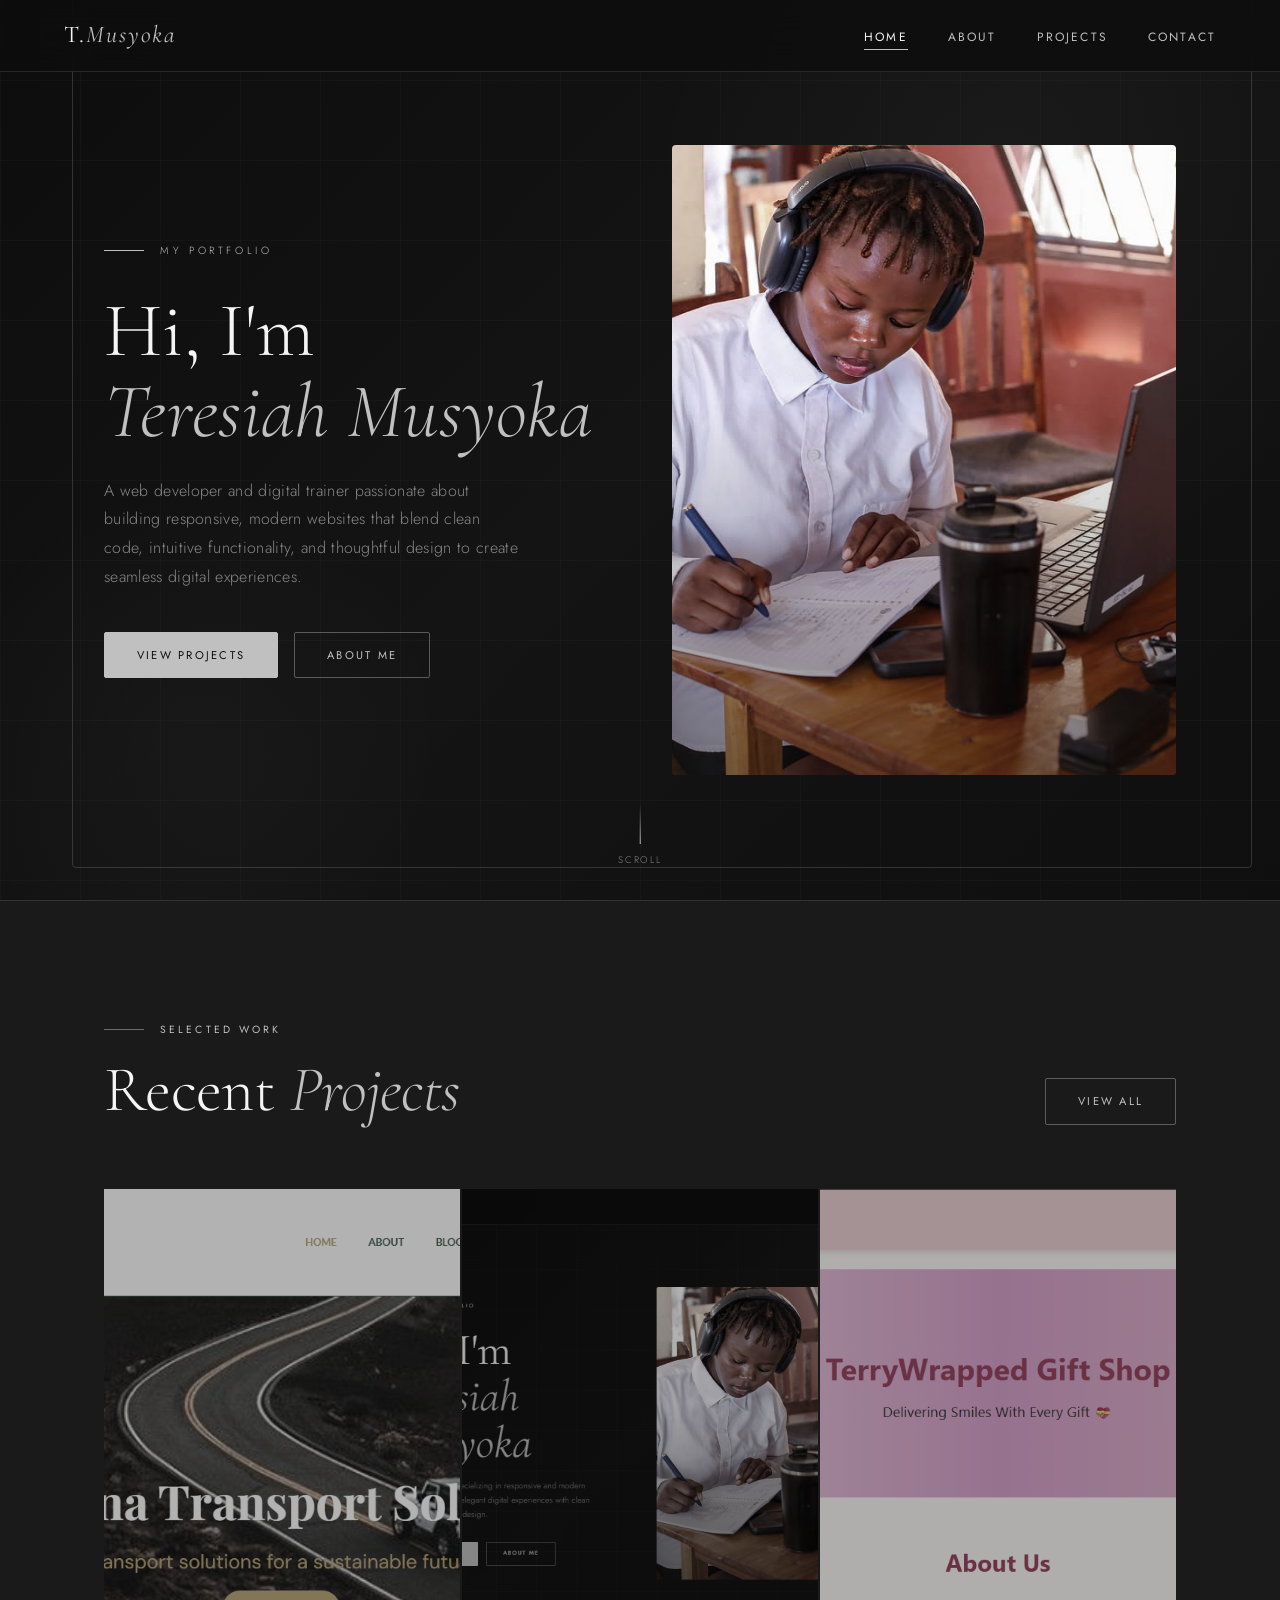
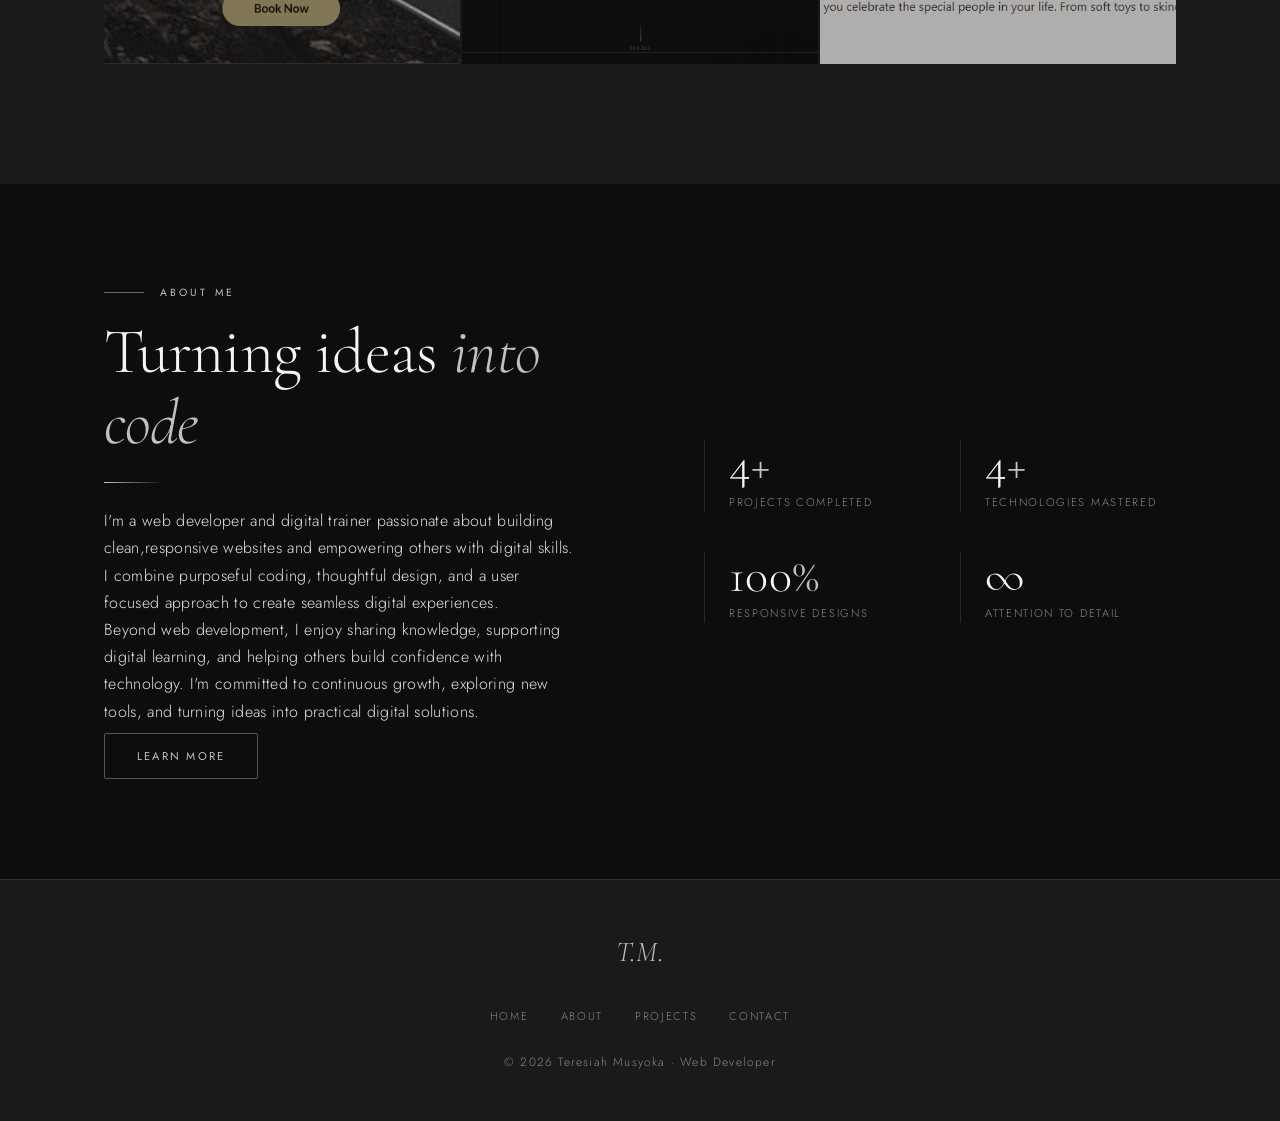
<file: index.html>
<!DOCTYPE html>
<html lang="en">
<head>
  <meta charset="UTF-8" />
  <meta name="viewport" content="width=device-width, initial-scale=1.0" />
  <title>Teresiah Musyoka — Web Developer</title>
  <link rel="stylesheet" href="style.css" />
</head>
<body>

<nav id="nav">
  <a href="index.html" class="nav-logo">T.<span>Musyoka</span></a>
  <ul class="nav-links">
    <li><a href="index.html">Home</a></li>
    <li><a href="about.html">About</a></li>
    <li><a href="projects.html">Projects</a></li>
    <li><a href="contact.html">Contact</a></li>
  </ul>
  <button class="nav-burger" id="burger" aria-label="Menu">
    <span></span><span></span><span></span>
  </button>
</nav>
<div class="nav-mobile" id="mobileNav">
  <a href="index.html">Home</a>
  <a href="about.html">About</a>
  <a href="projects.html">Projects</a>
  <a href="contact.html">Contact</a>
</div>

<!-- Hero -->
<section class="hero">
  <div class="hero-bg">
    <div class="hero-grid-lines"></div>
  </div>

  <div class="hero-inner">
    <div class="hero-content">
      <p class="hero-eyebrow">My Portfolio </p>
      <h1 class="hero-name">
        Hi, I'm<br>
        <span>Teresiah Musyoka</span>
      </h1>
      <p class="hero-desc">
A web developer and digital trainer passionate about building responsive, modern websites that blend clean code, intuitive functionality, and thoughtful design to create seamless digital experiences.      </p>
      <div class="hero-cta">
        <a href="projects.html" class="btn btn-primary">View Projects</a>
        <a href="about.html" class="btn btn-outline">About Me</a>
      </div>
    </div>

    <div class="hero-image-side">
      <div class="hero-img-frame">
       <img src="./images/T.png" alt="Teresiah Musyoka" />
          <svg width="48" height="48" fill="none" stroke="currentColor" stroke-width="1" viewBox="0 0 24 24">
            <circle cx="12" cy="8" r="4"/><path d="M4 20c0-4 3.6-7 8-7s8 3 8 7"/>
          </svg>
        </div>
      </div>
      <div class="hero-img-border"></div>
    </div>
  </div>

  <div class="hero-scroll">
    <div class="scroll-line"></div>
    <span>Scroll</span>
  </div>
</section>

<section class="featured">
  <div class="container">
    <div class="featured-header fade-in">
      <div>
        <p class="section-label">Selected Work</p>
        <h2 class="section-title">Recent <em>Projects</em></h2>
      </div>
      <a href="projects.html" class="btn btn-outline">View All</a>
    </div>

    <div class="featured-grid">
      <div class="featured-card fade-in">
      <div style="width:100%;aspect-ratio:3/4;overflow:hidden;">
       <img src="./images/woo.png" alt="E-Commerce Platform" 
         style="width:100%;height:100%;object-fit:cover;display:block;" />
  </div>
  <div class="featured-card-info">
    <h3>E-Commerce Platform</h3>
    <p>WordPress</p>
  </div>
</div>
      <div class="featured-card fade-in">
      <div style="width:100%;aspect-ratio:3/4;overflow:hidden;">
       <img src="./images/port.png" alt="personal portfolio" 
         style="width:100%;height:100%;object-fit:cover;display:block;" />
  </div>
  <div class="featured-card-info">
          <h3>Personal Portfolio </h3>
          <p>HTML · CSS · JS</p>
        </div>
      </div>
     <div class="featured-card fade-in">
      <div style="width:100%;aspect-ratio:3/4;overflow:hidden;">
       <img src="./images/gift.png" alt="Business Website" 
         style="width:100%;height:100%;object-fit:cover;display:block;" />
  </div>
  <div class="featured-card-info">
          <h3>Business Website</h3>
          <p>HTML · CSS </p>
        </div>
      </div>
    </div>
  </div>
</section>

<!-- Brief / Stats -->
<section class="brief">
  <div class="container">
    <div class="brief-inner">
      <div class="fade-in">
        <p class="section-label">About Me</p>
        <h2 class="section-title">Turning ideas <em>into code</em></h2>
        <div class="divider"></div>
        <p>I'm a web developer and digital trainer passionate about building clean,responsive websites and empowering others with digital skills. I combine purposeful coding, thoughtful design, and a user focused approach to create seamless digital experiences.</p>
        <p>Beyond web development, I enjoy sharing knowledge, supporting digital learning, and helping others build confidence with technology. I'm committed to continuous growth, exploring new tools, and turning ideas into practical digital solutions.</p>
        <a href="about.html" class="btn btn-outline" style="margin-top:0.5rem">Learn More</a>
      </div>
      <div class="brief-stats fade-in delay-2">
        <div class="stat">
          <div class="stat-number">4<span>+</span></div>
          <div class="stat-label">Projects completed</div>
        </div>
        <div class="stat">
          <div class="stat-number">4<span>+</span></div>
          <div class="stat-label">Technologies mastered</div>
        </div>
        <div class="stat">
          <div class="stat-number">100<span>%</span></div>
          <div class="stat-label">Responsive designs</div>
        </div>
        <div class="stat">
          <div class="stat-number">∞</div>
          <div class="stat-label">Attention to detail</div>
        </div>
      </div>
    </div>
  </div>
</section>

<!-- Footer -->
<footer>
  <div class="footer-inner">
    <div class="logo">T.M.</div>
    <ul class="footer-links">
      <li><a href="index.html">Home</a></li>
      <li><a href="about.html">About</a></li>
      <li><a href="projects.html">Projects</a></li>
      <li><a href="contact.html">Contact</a></li>
    </ul>
    <p>&copy; 2026 Teresiah Musyoka · Web Developer</p>
  </div>
</footer>

<script src="script.js"></script>
</body>
</html>
</file>
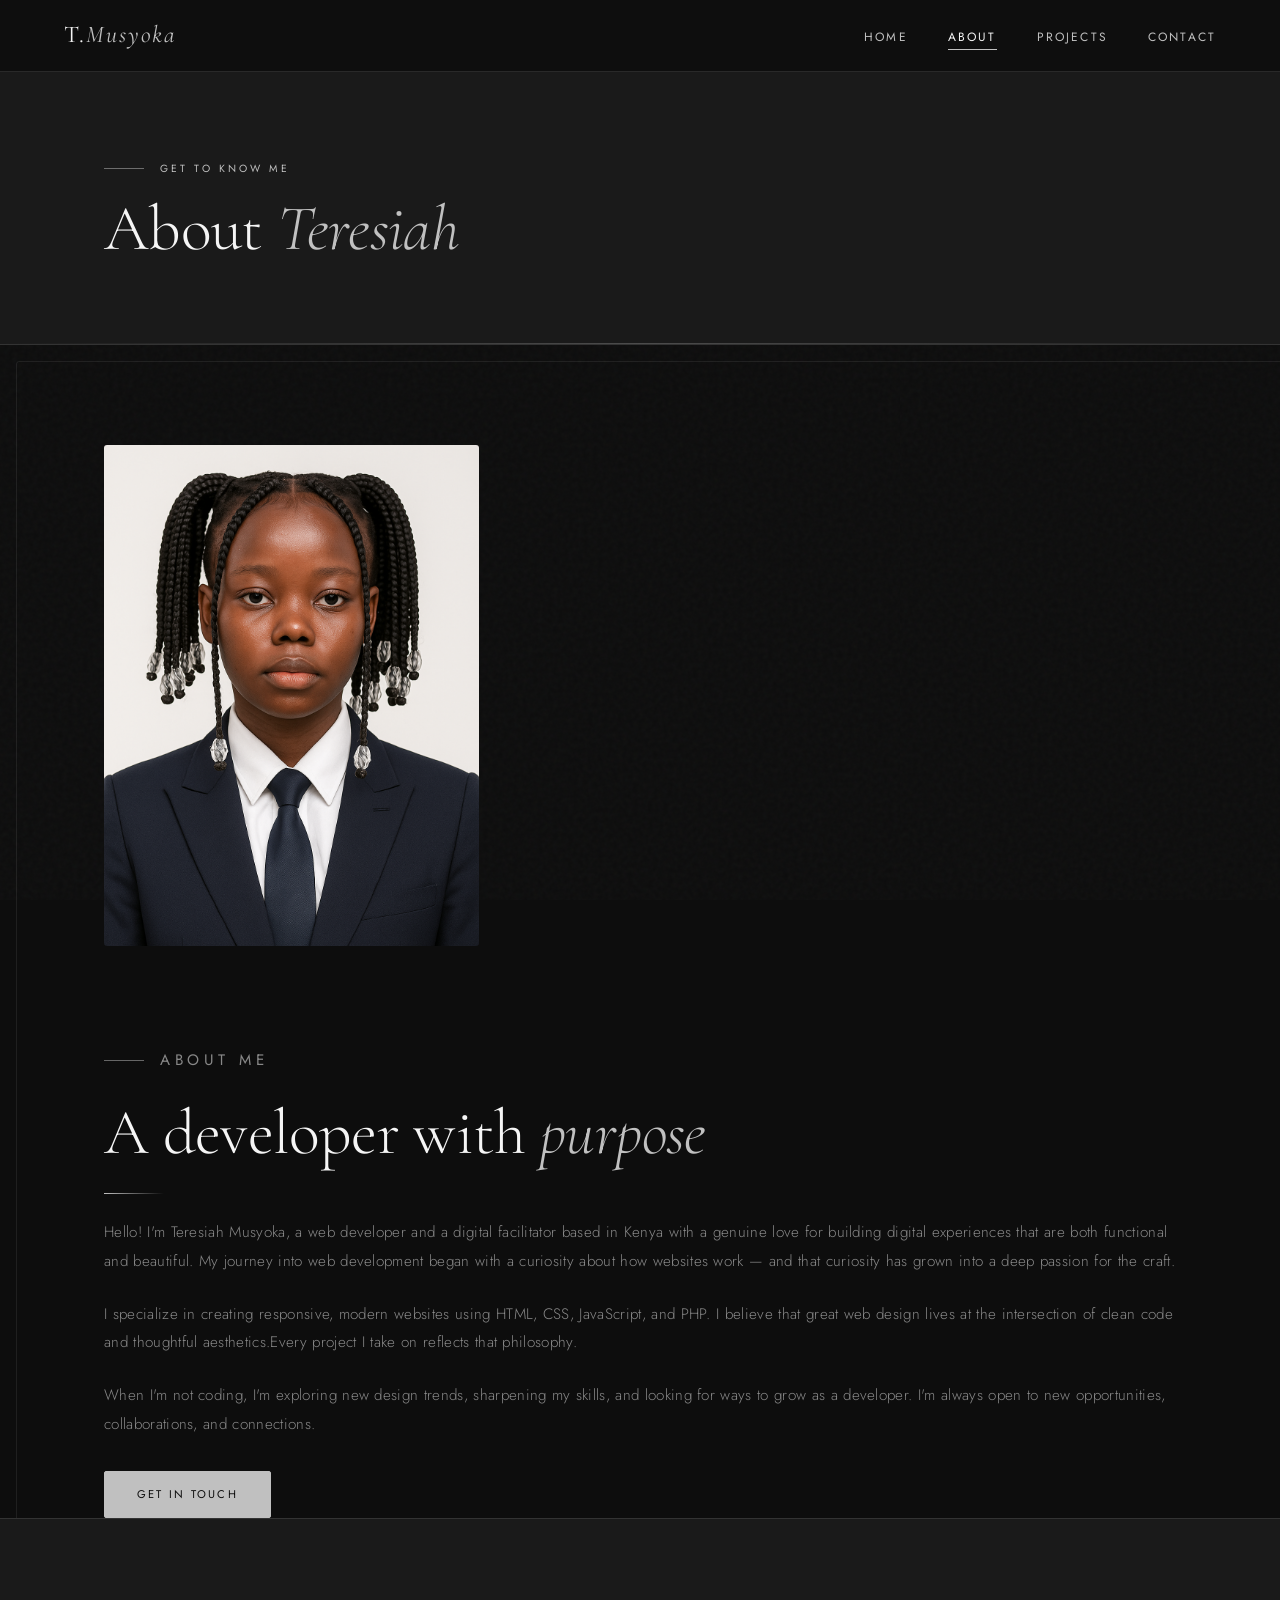
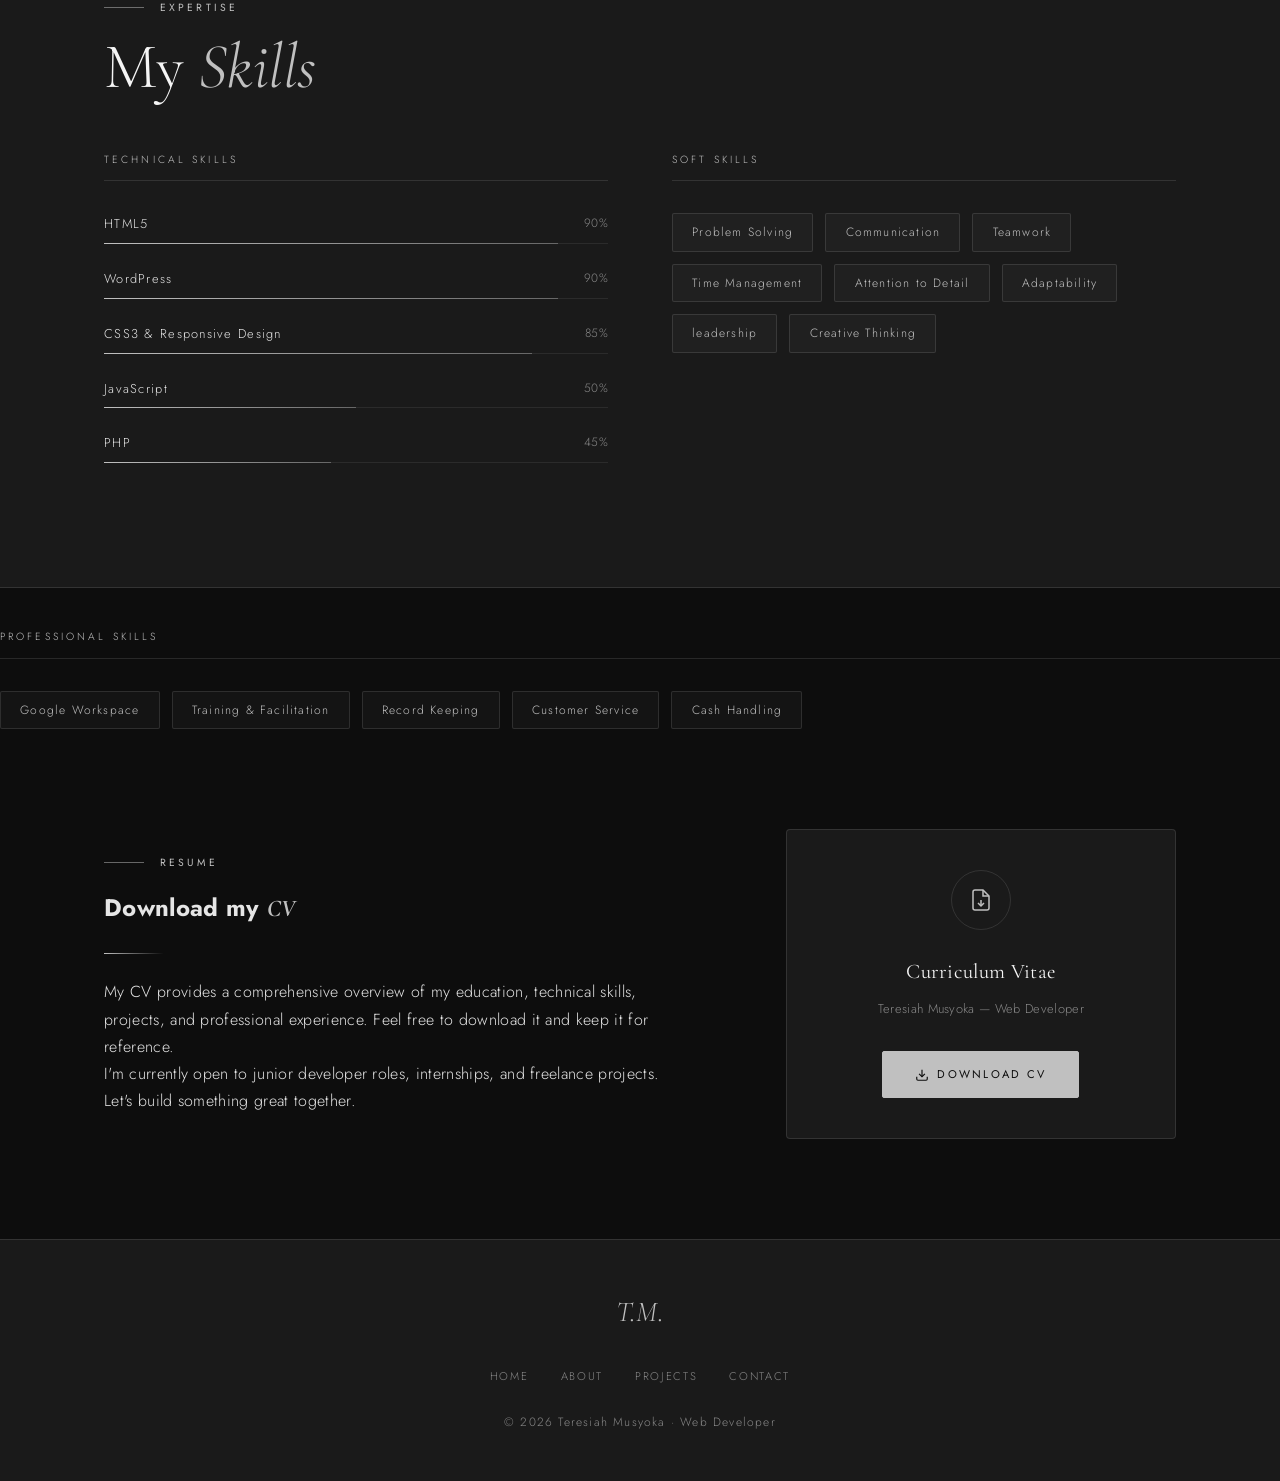
<file: about.html>
<!DOCTYPE html>
<html lang="en">
<head>
  <meta charset="UTF-8" />
  <meta name="viewport" content="width=device-width, initial-scale=1.0" />
  <title>About — Teresiah Musyoka</title>
  <link rel="stylesheet" href="style.css" />
</head>
<body>

<!-- Navigation -->
<nav id="nav">
  <a href="index.html" class="nav-logo">T.<span>Musyoka</span></a>
  <ul class="nav-links">
    <li><a href="index.html">Home</a></li>
    <li><a href="about.html">About</a></li>
    <li><a href="projects.html">Projects</a></li>
    <li><a href="contact.html">Contact</a></li>
  </ul>
  <button class="nav-burger" id="burger" aria-label="Menu">
    <span></span><span></span><span></span>
  </button>
</nav>
<div class="nav-mobile" id="mobileNav">
  <a href="index.html">Home</a>
  <a href="about.html">About</a>
  <a href="projects.html">Projects</a>
  <a href="contact.html">Contact</a>
</div>

<!-- Page Hero -->
<div class="page-hero">
  <div class="page-hero-inner">
    <p class="section-label">Get to know me</p>
    <h1 class="section-title">About <em>Teresiah</em></h1>
  </div>
</div>

<!-- About Me -->
<section>
  <div class="container">
    <div class="about-grid">
      <div class="about-image-wrap fade-in">
        <div class="about-img">
          <img src="./images/Terry.png" alt="Teresiah Musyoka" style="width:100%;height:100%;object-fit:cover;" />
            <svg width="64" height="64" fill="none" stroke="currentColor" stroke-width="0.8" viewBox="0 0 24 24">
              <circle cx="12" cy="8" r="4"/><path d="M4 20c0-4 3.6-7 8-7s8 3 8 7"/>
            </svg>
            <p style="font-size:0.7rem;letter-spacing:0.1em;text-transform:uppercase;margin-top:0.5rem">Your Photo</p>
          </div>
        </div>
        <div class="about-img-border"></div>
      </div>

      <div class="about-text fade-in delay-2">
        <p class="section-label">About Me</p>
        <h2 class="section-title" style="margin-bottom:1rem">A developer with <em>purpose</em></h2>
        <div class="divider"></div>
        <p>Hello! I'm Teresiah Musyoka, a web developer and a digital facilitator based in Kenya with a genuine love for building digital experiences that are both functional and beautiful. My journey into web development began with a curiosity about how websites work — and that curiosity has grown into a deep passion for the craft.</p>
        <p>I specialize in creating responsive, modern websites using HTML, CSS, JavaScript, and PHP. I believe that great web design lives at the intersection of clean code and thoughtful aesthetics.Every project I take on reflects that philosophy.</p>
        <p>When I'm not coding, I'm exploring new design trends, sharpening my skills, and looking for ways to grow as a developer. I'm always open to new opportunities, collaborations, and connections.</p>
        <a href="contact.html" class="btn btn-primary" style="margin-top:0.5rem">Get in Touch</a>
      </div>
    </div>
  </div>
</section>

<!-- Skills -->
<section class="skills-section">
  <div class="container">
    <div class="fade-in">
      <p class="section-label">Expertise</p>
      <h2 class="section-title">My <em>Skills</em></h2>
    </div>

    <div class="skills-grid">
      <!-- Technical -->
      <div class="fade-in delay-1">
        <p class="skills-group-title">Technical Skills</p>

        <div class="skill-item">
          <div class="skill-header">
            <span class="skill-name">HTML5</span>
            <span class="skill-pct">90%</span>
          </div>
          <div class="skill-bar">
            <div class="skill-bar-fill" style="--width:90%"></div>
          </div>
        </div>
<div class="skill-item">
          <div class="skill-header">
            <span class="skill-name">WordPress</span>
            <span class="skill-pct">90%</span>
          </div>
          <div class="skill-bar">
            <div class="skill-bar-fill" style="--width:90%"></div>
          </div>
  
        </div>
        <div class="skill-item">
          <div class="skill-header">
            <span class="skill-name">CSS3 &amp; Responsive Design</span>
            <span class="skill-pct">85%</span>
          </div>
          <div class="skill-bar">
            <div class="skill-bar-fill" style="--width:85%"></div>
          </div>
        </div>

        <div class="skill-item">
          <div class="skill-header">
            <span class="skill-name">JavaScript</span>
            <span class="skill-pct">50%</span>
          </div>
          <div class="skill-bar">
            <div class="skill-bar-fill" style="--width:50%"></div>
          </div>
        </div>

        <div class="skill-item">
          <div class="skill-header">
            <span class="skill-name">PHP</span>
            <span class="skill-pct">45%</span>
          </div>
          <div class="skill-bar">
            <div class="skill-bar-fill" style="--width:45%"></div>
          </div>
        </div>
      </div>

      <!-- Soft Skills -->
      <div class="fade-in delay-2">
        <p class="skills-group-title">Soft Skills</p>
        <div class="soft-skills">
          <span class="soft-skill-pill">Problem Solving</span>
          <span class="soft-skill-pill">Communication</span>
          <span class="soft-skill-pill">Teamwork</span>
          <span class="soft-skill-pill">Time Management</span>
          <span class="soft-skill-pill">Attention to Detail</span>
          <span class="soft-skill-pill">Adaptability</span>
          <span class="soft-skill-pill">leadership</span>
           <span class="soft-skill-pill">Creative Thinking</span>
        </div>
      </div>
    </div>
  </div>
</section>

  <!-- Professional Skills -->
<div class="fade-in delay-2" style="grid-column:1/-1;margin-top:2.5rem">
  <p class="skills-group-title">Professional Skills</p>
  <div class="soft-skills">
    <span class="soft-skill-pill">Google Workspace</span>
    <span class="soft-skill-pill">Training &amp; Facilitation</span>
    <span class="soft-skill-pill">Record Keeping</span>
    <span class="soft-skill-pill">Customer Service</span>
    <span class="soft-skill-pill">Cash Handling</span>
  </div>
</div>

<!-- CV Section -->
<section class="cv-section">
  <div class="container">
    <div class="cv-inner">
      <div class="fade-in">
        <p class="section-label">Resume</p>
        <h2>Download my <em style="font-family:var(--font-display);font-style:italic;color:var(--silver)">CV</em></h2>
        <div class="divider"></div>
        <p>My CV provides a comprehensive overview of my education, technical skills, projects, and professional experience. Feel free to download it and keep it for reference.</p>
        <p>I'm currently open to junior developer roles, internships, and freelance projects. Let's build something great together.</p>
      </div>

      <div class="fade-in delay-2">
        <div class="cv-card">
          <div class="cv-icon">
            <svg width="24" height="24" fill="none" stroke="currentColor" stroke-width="1.5" viewBox="0 0 24 24">
              <path d="M14 2H6a2 2 0 00-2 2v16a2 2 0 002 2h12a2 2 0 002-2V8z"/>
              <polyline points="14 2 14 8 20 8"/>
              <line x1="12" y1="18" x2="12" y2="12"/>
              <polyline points="9 15 12 18 15 15"/>
            </svg>
          </div>
          <h3>Curriculum Vitae</h3>
          <p>Teresiah Musyoka — Web Developer</p>
          <a href="/CV/CV.pdf" download class="btn btn-primary" style="display:inline-flex;margin-top:0.5rem">
            <svg width="14" height="14" fill="none" stroke="currentColor" stroke-width="2" viewBox="0 0 24 24" style="flex-shrink:0">
              <path d="M21 15v4a2 2 0 01-2 2H5a2 2 0 01-2-2v-4"/>
              <polyline points="7 10 12 15 17 10"/>
              <line x1="12" y1="15" x2="12" y2="3"/>
            </svg>
            Download CV
          </a>
        </div>
      </div>
    </div>
  </div>
</section>

<!-- Footer -->
<footer>
  <div class="footer-inner">
    <div class="logo">T.M.</div>
    <ul class="footer-links">
      <li><a href="index.html">Home</a></li>
      <li><a href="about.html">About</a></li>
      <li><a href="projects.html">Projects</a></li>
      <li><a href="contact.html">Contact</a></li>
    </ul>
    <p>&copy; 2026 Teresiah Musyoka · Web Developer</p>
  </div>
</footer>

<script src="script.js"></script>
</body>
</html>
</file>
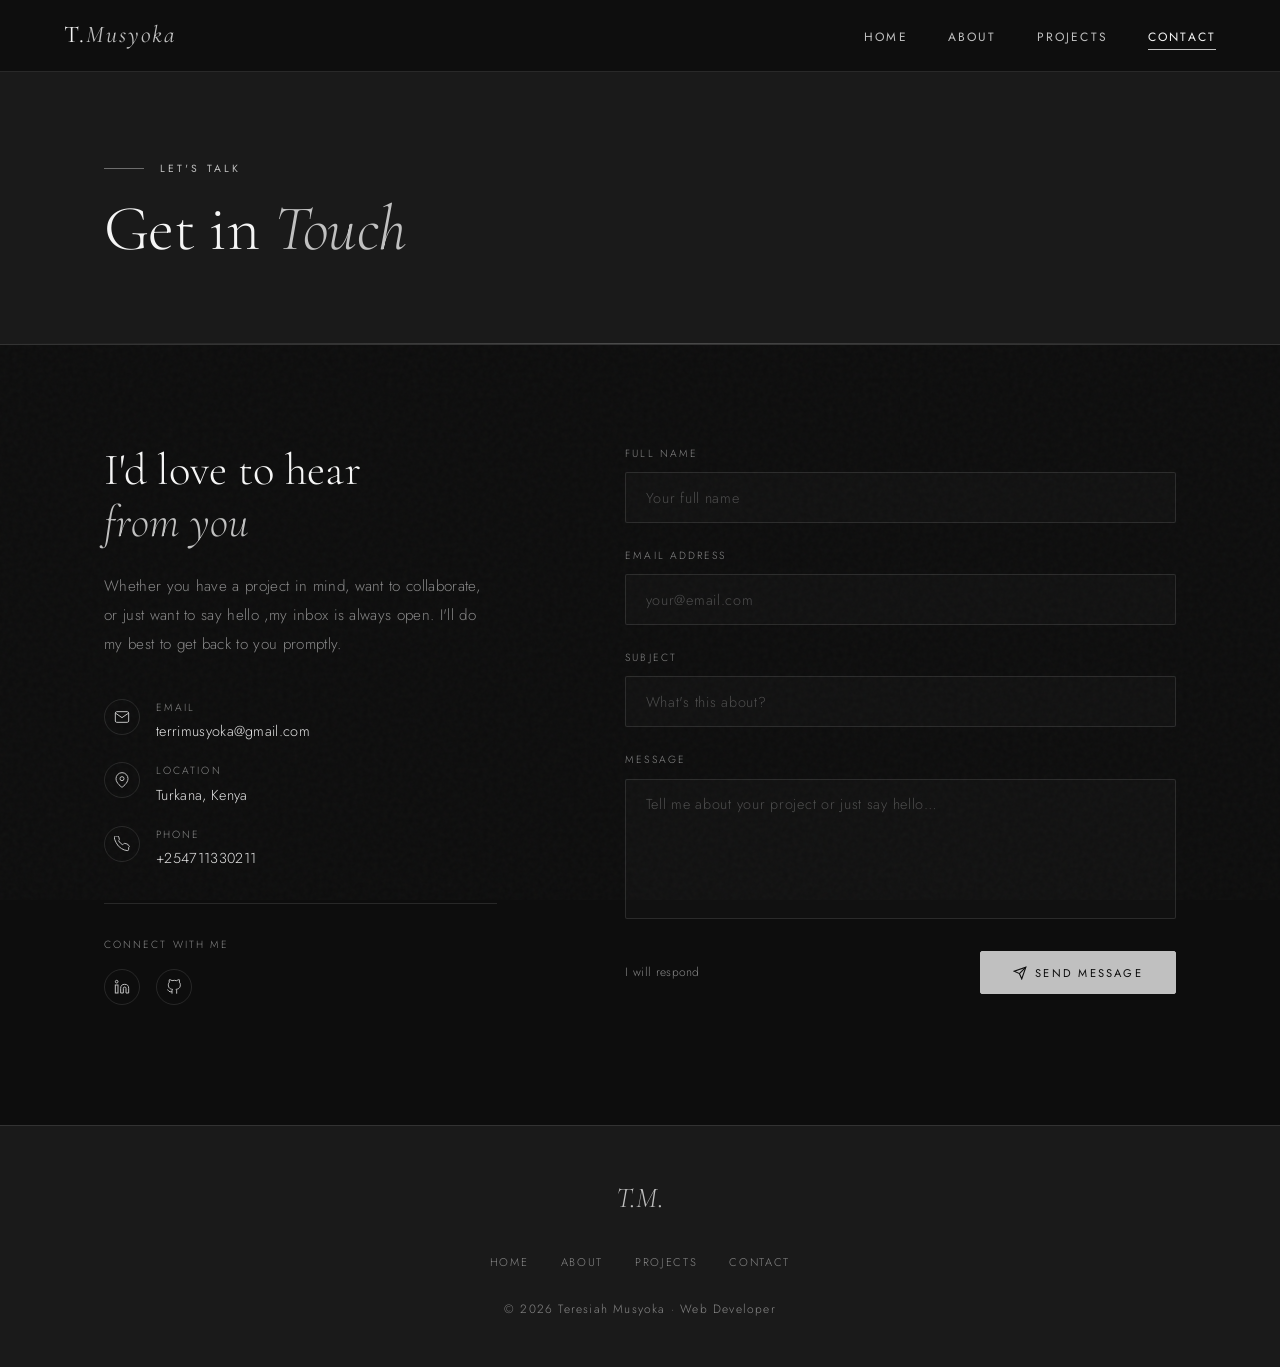
<file: contact.html>
<!DOCTYPE html>
<html lang="en">
<head>
  <meta charset="UTF-8" />
  <meta name="viewport" content="width=device-width, initial-scale=1.0" />
  <title>Contact — Teresiah Musyoka</title>
  <link rel="stylesheet" href="style.css" />
</head>
<body>

<!-- Navigation -->
<nav id="nav">
  <a href="index.html" class="nav-logo">T.<span>Musyoka</span></a>
  <ul class="nav-links">
    <li><a href="index.html">Home</a></li>
    <li><a href="about.html">About</a></li>
    <li><a href="projects.html">Projects</a></li>
    <li><a href="contact.html">Contact</a></li>
  </ul>
  <button class="nav-burger" id="burger" aria-label="Menu">
    <span></span><span></span><span></span>
  </button>
</nav>
<div class="nav-mobile" id="mobileNav">
  <a href="index.html">Home</a>
  <a href="about.html">About</a>
  <a href="projects.html">Projects</a>
  <a href="contact.html">Contact</a>
</div>

<!-- Page Hero -->
<div class="page-hero">
  <div class="page-hero-inner">
    <p class="section-label">Let's talk</p>
    <h1 class="section-title">Get in <em>Touch</em></h1>
  </div>
</div>

<!-- Contact -->
<section class="contact-section">
  <div class="container">
    <div class="contact-grid">

      <!-- Info Side -->
      <div class="fade-in">
        <h2 class="contact-info" style="font-family:var(--font-display);font-size:clamp(1.8rem,3.5vw,2.8rem);font-weight:300;color:var(--white);line-height:1.15;margin-bottom:1.5rem">
          I'd love to hear<br><em style="font-style:italic;color:var(--silver)">from you</em>
        </h2>
        <p style="color:var(--dim);line-height:1.9;margin-bottom:2.5rem;font-size:0.95rem">Whether you have a project in mind, want to collaborate, or just want to say hello ,my inbox is always open. I'll do my best to get back to you promptly.</p>

        <div class="contact-details">
          <div class="contact-detail">
            <div class="contact-detail-icon">
              <svg width="16" height="16" fill="none" stroke="currentColor" stroke-width="1.5" viewBox="0 0 24 24">
                <path d="M4 4h16c1.1 0 2 .9 2 2v12c0 1.1-.9 2-2 2H4c-1.1 0-2-.9-2-2V6c0-1.1.9-2 2-2z"/>
                <polyline points="22,6 12,13 2,6"/>
              </svg>
            </div>
            <div class="contact-detail-text">
              <span class="contact-detail-label">Email</span>
              <a href="terrimusyoka@gmail.com" class="contact-detail-value" style="transition:color 0.3s" onmouseover="this.style.color='var(--silver)'" onmouseout="this.style.color=''">terrimusyoka@gmail.com</a>
            </div>
          </div>

          <div class="contact-detail">
            <div class="contact-detail-icon">
              <svg width="16" height="16" fill="none" stroke="currentColor" stroke-width="1.5" viewBox="0 0 24 24">
                <path d="M21 10c0 7-9 13-9 13s-9-6-9-13a9 9 0 0118 0z"/>
                <circle cx="12" cy="10" r="3"/>
              </svg>
            </div>
            <div class="contact-detail-text">
              <span class="contact-detail-label">Location</span>
              <span class="contact-detail-value">Turkana, Kenya</span>
            </div>
          </div>

          <div class="contact-detail">
            <div class="contact-detail-icon">
              <svg width="16" height="16" fill="none" stroke="currentColor" stroke-width="1.5" viewBox="0 0 24 24">
                <path d="M22 16.92v3a2 2 0 01-2.18 2 19.79 19.79 0 01-8.63-3.07A19.5 19.5 0 013.07 9.63 19.79 19.79 0 01.18 1 2 2 0 012.18 0h3a2 2 0 012 1.72c.127.96.361 1.903.7 2.81a2 2 0 01-.45 2.11L6.91 7.15a16 16 0 006 6l1.52-1.52a2 2 0 012.11-.45c.907.339 1.85.573 2.81.7A2 2 0 0121 14h1a2 2 0 011 1.92z"/>
              </svg>
            </div>
            <div class="contact-detail-text">
              <span class="contact-detail-label">Phone</span>
              <span class="contact-detail-value">+254711330211</span>
            </div>
          </div>
        </div>

        <div style="margin-top:2rem;padding-top:2rem;border-top:1px solid var(--border)">
          <p style="font-size:0.65rem;letter-spacing:0.2em;text-transform:uppercase;color:var(--dim);margin-bottom:1rem">Connect with me</p>
          <div style="display:flex;gap:1rem">
            <a href="https://www.linkedin.com/in/teresiah-musyoka-744bb53b6/" class="contact-detail-icon" style="transition:all 0.3s;text-decoration:none" aria-label="LinkedIn"
               onmouseover="this.style.borderColor='var(--silver)';this.style.color='var(--white)'"
               onmouseout="this.style.borderColor='';this.style.color=''">
              <svg width="16" height="16" fill="none" stroke="currentColor" stroke-width="1.5" viewBox="0 0 24 24">
                <path d="M16 8a6 6 0 016 6v7h-4v-7a2 2 0 00-2-2 2 2 0 00-2 2v7h-4v-7a6 6 0 016-6z"/>
                <rect x="2" y="9" width="4" height="12"/><circle cx="4" cy="4" r="2"/>
              </svg>
            </a>
            <a href="https://github.com/Terri-blet" class="contact-detail-icon" style="transition:all 0.3s;text-decoration:none" aria-label="GitHub"
               onmouseover="this.style.borderColor='var(--silver)';this.style.color='var(--white)'"
               onmouseout="this.style.borderColor='';this.style.color=''">
              <svg width="16" height="16" fill="none" stroke="currentColor" stroke-width="1.5" viewBox="0 0 24 24">
                <path d="M9 19c-5 1.5-5-2.5-7-3m14 6v-3.87a3.37 3.37 0 00-.94-2.61c3.14-.35 6.44-1.54 6.44-7A5.44 5.44 0 0020 4.77 5.07 5.07 0 0019.91 1S18.73.65 16 2.48a13.38 13.38 0 00-7 0C6.27.65 5.09 1 5.09 1A5.07 5.07 0 005 4.77a5.44 5.44 0 00-1.5 3.78c0 5.42 3.3 6.61 6.44 7A3.37 3.37 0 009 18.13V22"/>
              </svg>
            </a>
          </div>
        </div>
      </div>

      <!-- Form Side -->
      <div class="fade-in delay-2">
        <form class="contact-form" id="contactForm" novalidate>
          <div class="form-group">
            <label for="name">Full Name</label>
            <input type="text" id="name" name="name" placeholder="Your full name" required />
          </div>
          <div class="form-group">
            <label for="email">Email Address</label>
            <input type="email" id="email" name="email" placeholder="your@email.com" required />
          </div>
          <div class="form-group">
            <label for="subject">Subject</label>
            <input type="text" id="subject" name="subject" placeholder="What's this about?" />
          </div>
          <div class="form-group">
            <label for="message">Message</label>
            <textarea id="message" name="message" placeholder="Tell me about your project or just say hello…" required></textarea>
          </div>
          <div class="form-submit-row">
            <p class="form-note">I will respond </p>
            <button type="submit" class="btn btn-primary">
              <svg width="14" height="14" fill="none" stroke="currentColor" stroke-width="2" viewBox="0 0 24 24">
                <line x1="22" y1="2" x2="11" y2="13"/>
                <polygon points="22 2 15 22 11 13 2 9 22 2"/>
              </svg>
              Send Message
            </button>
          </div>
        </form>

        <div class="form-success" id="formSuccess">
          ✦ &nbsp; Thank you for reaching out! I'll get back to you shortly.
        </div>
      </div>

    </div>
  </div>
</section>

<!-- Footer -->
<footer>
  <div class="footer-inner">
    <div class="logo">T.M.</div>
    <ul class="footer-links">
      <li><a href="index.html">Home</a></li>
      <li><a href="about.html">About</a></li>
      <li><a href="projects.html">Projects</a></li>
      <li><a href="contact.html">Contact</a></li>
    </ul>
    <p>&copy; 2026 Teresiah Musyoka · Web Developer</p>
  </div>
</footer>

<script src="script.js"></script>
</body>
</html>
</file>
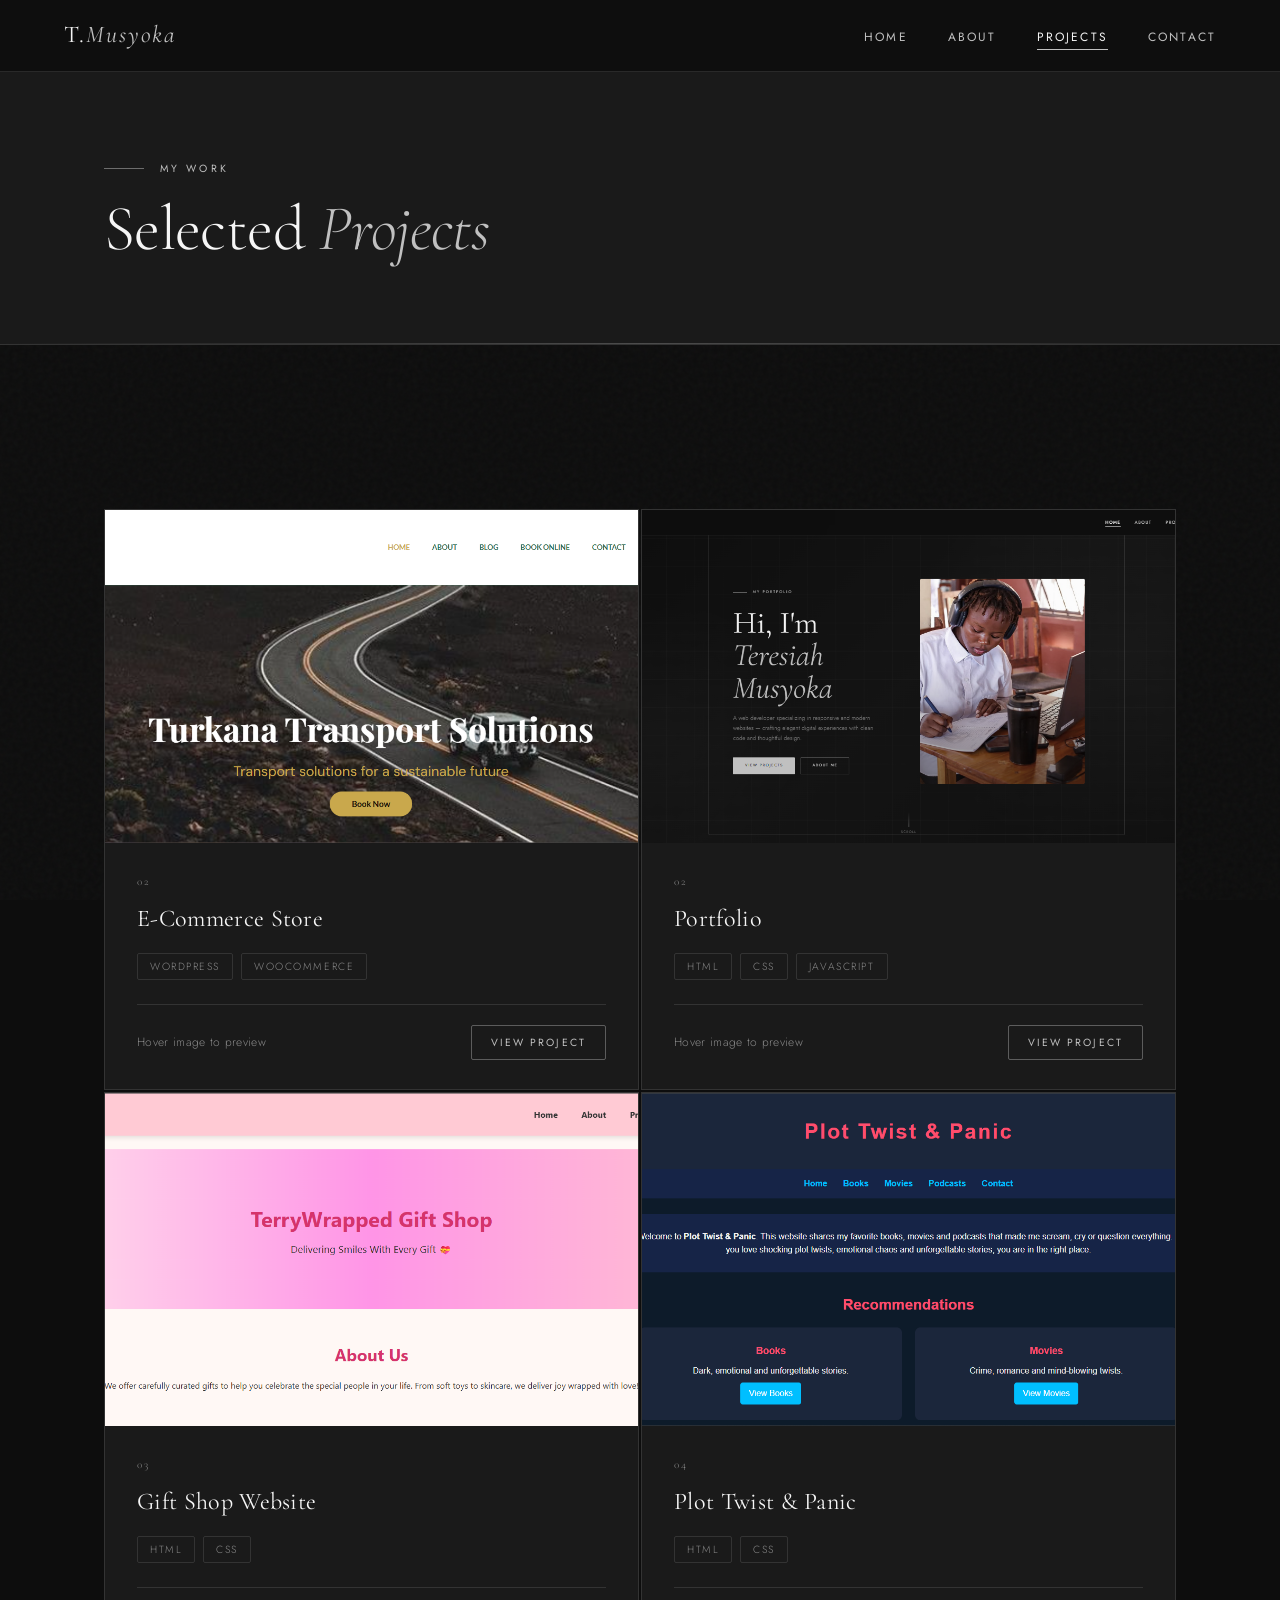
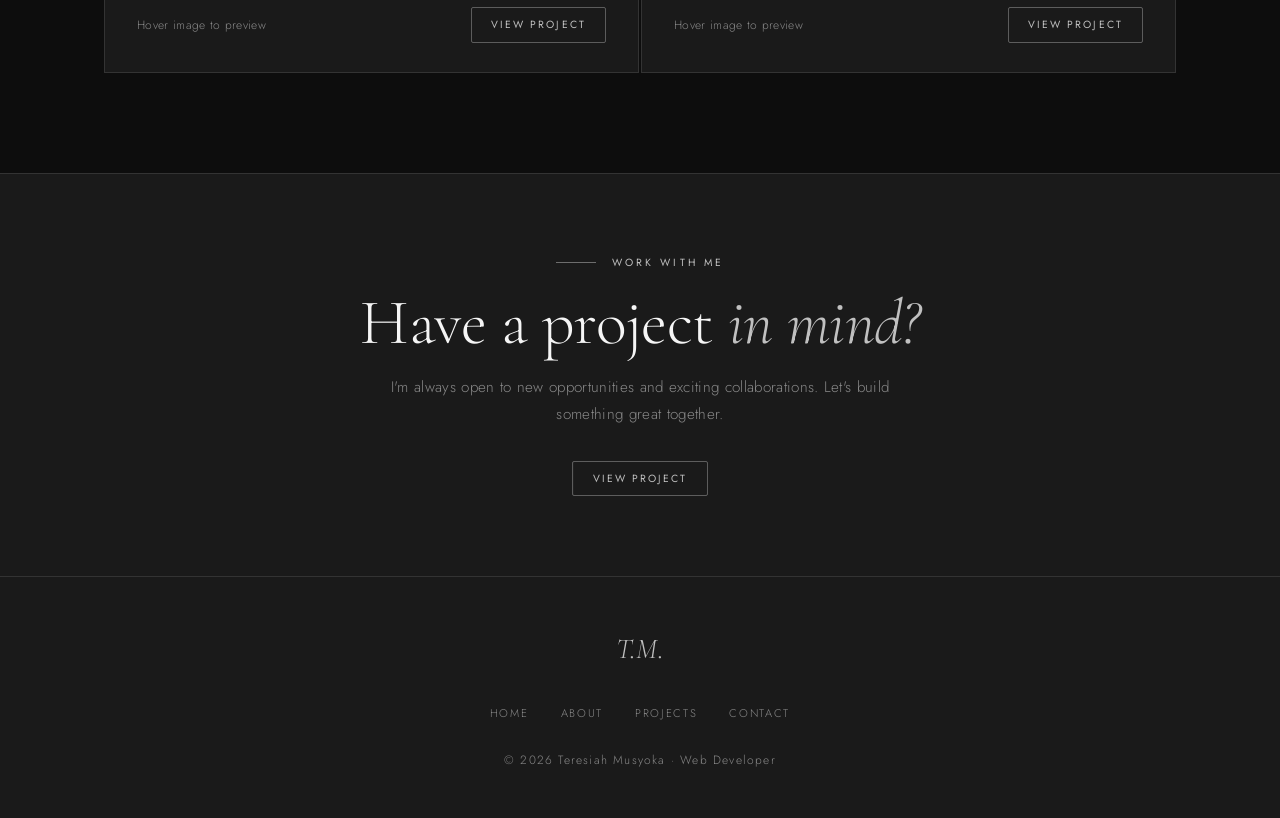
<file: projects.html>
<!DOCTYPE html>
<html lang="en">
<head>
  <meta charset="UTF-8" />
  <meta name="viewport" content="width=device-width, initial-scale=1.0" />
  <title>Projects — Teresiah Musyoka</title>
  <link rel="stylesheet" href="style.css" />
</head>
<body>

<!-- Navigation -->
<nav id="nav">
  <a href="index.html" class="nav-logo">T.<span>Musyoka</span></a>
  <ul class="nav-links">
    <li><a href="index.html">Home</a></li>
    <li><a href="about.html">About</a></li>
    <li><a href="projects.html">Projects</a></li>
    <li><a href="contact.html">Contact</a></li>
  </ul>
  <button class="nav-burger" id="burger" aria-label="Menu">
    <span></span><span></span><span></span>
  </button>
</nav>
<div class="nav-mobile" id="mobileNav">
  <a href="index.html">Home</a>
  <a href="about.html">About</a>
  <a href="projects.html">Projects</a>
  <a href="contact.html">Contact</a>
</div>

<!-- Page Hero -->
<div class="page-hero">
  <div class="page-hero-inner">
    <p class="section-label">My work</p>
    <h1 class="section-title">Selected <em>Projects</em></h1>
  </div>
</div>

<!-- Projects Grid -->
<section class="projects-section">
  <div class="container">
    <div class="projects-grid">

      <!-- Project 1 -->
      <div class="project-card fade-in delay-1">
  <div class="project-img" style="aspect-ratio:16/10;overflow:hidden;position:relative;">
    <img src="./images/woo.png" alt="store"
         style="width:100%;height:100%;object-fit:cover;display:block;position:absolute;inset:0;" />
    <div class="project-overlay">
      <div class="project-overlay-text">
<p>An online store built with WordPress and WooCommerce, featuring product listings, a shopping cart, and a smooth checkout experience.</p>      </div>
    </div>
  </div>

  <div class="project-body">
    <p class="project-number">02</p>
    <h3 class="project-title">E-Commerce Store</h3>
    <div class="project-tags">
      <span class="project-tag">wordpress</span>
      <span class="project-tag">WooCommerce</span>
    </div>
    <div class="project-footer">
      <span style="font-size:0.75rem;color:var(--dim)">Hover image to preview</span>
      <a href="https://terry.lionlink.org" target="_blank" class="btn btn-outline" style="padding:0.5rem 1.2rem;font-size:0.65rem">View Project</a>
    </div>
  </div>
</div>

      <!-- Project 2 -->
      
      <div class="project-card fade-in delay-1">
  <div class="project-img" style="aspect-ratio:16/10;overflow:hidden;position:relative;">
    <img src="./images/port.png" alt="portfolio"
         style="width:100%;height:100%;object-fit:cover;display:block;position:absolute;inset:0;" />
    <div class="project-overlay">
      <div class="project-overlay-text">
        <p>A modular portfolio for creatives, featuring smooth scroll animations, a dark/light mode toggle, and fully responsive grid layouts.</p>
      </div>
    </div>
  </div>

  <div class="project-body">
    <p class="project-number">02</p>
    <h3 class="project-title">Portfolio</h3>
    <div class="project-tags">
      <span class="project-tag">HTML</span>
      <span class="project-tag">CSS</span>
      <span class="project-tag">JavaScript</span>
    </div>
    <div class="project-footer">
      <span style="font-size:0.75rem;color:var(--dim)">Hover image to preview</span>
      <a href="https://Terri-blet.github.io" target="_blank" class="btn btn-outline" style="padding:0.5rem 1.2rem;font-size:0.65rem">View Project</a>
    </div>
  </div>
</div>

      <!-- Project 3 -->
      
        <div class="project-card fade-in delay-2">
  <div class="project-img" style="aspect-ratio:16/10;overflow:hidden;position:relative;">
    <img src="./images/gift.png" alt="Gift Shop Website"
         style="width:100%;height:100%;object-fit:cover;display:block;position:absolute;inset:0;" />
    <div class="project-overlay">
      <div class="project-overlay-text">
        <p>A multipage gift shop website with product listings, an about page, and a contact form — built with HTML and CSS.</p>
      </div>
    </div>
  </div>

  <div class="project-body">
    <p class="project-number">03</p>
    <h3 class="project-title">Gift Shop Website</h3>
    <div class="project-tags">
      <span class="project-tag">HTML</span>
      <span class="project-tag">CSS</span>
    </div>
    <div class="project-footer">
      <span style="font-size:0.75rem;color:var(--dim)">Hover image to preview</span>
      <a href="https://terrywrapped.netlify.app/" target="_blank" class="btn btn-outline" style="padding:0.5rem 1.2rem;font-size:0.65rem">View Project</a>
    </div>
  </div>
</div>
    
      <!-- Project 4 -->
     
<div class="project-card fade-in delay-3">
  <div class="project-img" style="aspect-ratio:16/10;overflow:hidden;position:relative;">
    <img src="./images/plot.png" alt="Recommendation Website"
         style="width:100%;height:100%;object-fit:cover;display:block;position:absolute;inset:0;" />
    <div class="project-overlay">
      <div class="project-overlay-text">
        <p>A responsive recommendation website sharing favourite books, movies and podcasts, built with HTML and CSS.</p>
      </div>
    </div>
  </div>

  <div class="project-body">
    <p class="project-number">04</p>
    <h3 class="project-title">Plot Twist & Panic</h3>
    <div class="project-tags">
      <span class="project-tag">HTML</span>
      <span class="project-tag">CSS</span>
    </div>
    <div class="project-footer">
      <span style="font-size:0.75rem;color:var(--dim)">Hover image to preview</span>
      <a href="https://terri-blet.github.io/Plot-Twist-Panic.github.io/"
         target="_blank"
         rel="noopener noreferrer"
         class="btn btn-outline"
         style="padding:0.5rem 1.2rem;font-size:0.65rem">View Project</a>
    </div>
  </div>
</div>

    </div>
  </div>
</section>

<!-- CTA -->
<section style="padding:80px 0;background:var(--dark);border-top:1px solid var(--border)">
  <div class="container" style="text-align:center">
    <p class="section-label" style="justify-content:center">Work With Me</p>
    <h2 class="section-title" style="margin-bottom:1rem">Have a project <em>in mind?</em></h2>
    <p style="color:var(--dim);max-width:500px;margin:0 auto 2rem;font-size:0.95rem;line-height:1.8">I'm always open to new opportunities and exciting collaborations. Let's build something great together.</p>
    <a href="href="https://terri-blet.github.io/Plot-Twist-Panic/"
       target="_blank"
       rel="noopener noreferrer"
       class="btn btn-outline"
       style="padding:0.5rem 1.2rem;font-size:0.65rem">View Project</a>
  </div>
</section>


<!-- Footer -->
<footer>
  <div class="footer-inner">
    <div class="logo">T.M.</div>
    <ul class="footer-links">
      <li><a href="index.html">Home</a></li>
      <li><a href="about.html">About</a></li>
      <li><a href="projects.html">Projects</a></li>
      <li><a href="contact.html">Contact</a></li>
    </ul>
    <p>&copy; 2026 Teresiah Musyoka · Web Developer</p>
  </div>
</footer>

<script src="script.js"></script>
</body>
</html>
</file>
<file: style.css>
@import url('https://fonts.googleapis.com/css2?family=Cormorant+Garamond:ital,wght@0,300;0,400;0,500;1,300;1,400&family=Jost:wght@200;300;400;500&display=swap');

/* ── Variables ── */
:root {
  --black: #0D0D0D;
  --dark: #1A1A1A;
  --silver: #C0C0C0;
  --light: #E5E5E5;
  --white: #F5F5F5;
  --dim: #888;
  --border: rgba(192,192,192,0.15);
  --glow: rgba(192,192,192,0.08);

  --font-display: 'Cormorant Garamond', serif;
  --font-body: 'Jost', sans-serif;

  --ease: cubic-bezier(0.4, 0, 0.2, 1);
  --ease-out: cubic-bezier(0, 0, 0.2, 1);
}

/* ── Reset ── */
*, *::before, *::after { box-sizing: border-box; margin: 0; padding: 0; }
html { scroll-behavior: smooth; }
body {
  background: var(--black);
  color: var(--light);
  font-family: var(--font-body);
  font-weight: 300;
  font-size: medium;
  letter-spacing: 0.02em;
  line-height: 1.7;
  overflow-x: hidden;
}
img { display: block; max-width: 100%; }
a { color: inherit; text-decoration: none; }

/* ── Noise Overlay ── */
body::before {
  content: '';
  position: fixed;
  inset: 0;
  background-image: url("data:image/svg+xml,%3Csvg viewBox='0 0 200 200' xmlns='http://www.w3.org/2000/svg'%3E%3Cfilter id='n'%3E%3CfeTurbulence type='fractalNoise' baseFrequency='0.9' numOctaves='4' stitchTiles='stitch'/%3E%3C/filter%3E%3Crect width='100%25' height='100%25' filter='url(%23n)' opacity='0.03'/%3E%3C/svg%3E");
  pointer-events: none;
  z-index: 0;
}

/* ── Navigation ── */
nav {
  position: fixed;
  top: 0; left: 0; right: 0;
  z-index: 100;
  padding: 0 5vw;
  height: 72px;
  display: flex;
  align-items: center;
  justify-content: space-between;
  background: rgba(13,13,13,0.85);
  backdrop-filter: blur(20px);
  -webkit-backdrop-filter: blur(20px);
  border-bottom: 1px solid var(--border);
  transition: all 0.4s var(--ease);
}
nav.scrolled {
  height: 60px;
  background: rgba(13,13,13,0.97);
}

.nav-logo {
  font-family: var(--font-display);
  font-size: 1.5rem;
  font-weight: 400;
  letter-spacing: 0.08em;
  color: var(--white);
}
.nav-logo span { color: var(--silver); font-style: italic; }

.nav-links {
  display: flex;
  align-items: center;
  gap: 2.5rem;
  list-style: none;
}
.nav-links a {
  font-size: 0.75rem;
  font-weight: 400;
  letter-spacing: 0.18em;
  text-transform: uppercase;
  color: var(--silver);
  position: relative;
  transition: color 0.3s var(--ease);
}
.nav-links a::after {
  content: '';
  position: absolute;
  bottom: -4px; left: 0;
  width: 0; height: 1px;
  background: var(--silver);
  transition: width 0.3s var(--ease);
}
.nav-links a:hover, .nav-links a.active { color: var(--white); }
.nav-links a:hover::after, .nav-links a.active::after { width: 100%; }

.nav-burger {
  display: none;
  flex-direction: column;
  gap: 5px;
  cursor: pointer;
  padding: 4px;
  background: none;
  border: none;
}
.nav-burger span {
  display: block;
  width: 24px; height: 1px;
  background: var(--silver);
  transition: all 0.3s var(--ease);
}
.nav-burger.open span:nth-child(1) { transform: rotate(45deg) translate(4px, 4px); }
.nav-burger.open span:nth-child(2) { opacity: 0; }
.nav-burger.open span:nth-child(3) { transform: rotate(-45deg) translate(4px, -4px); }

/* Mobile nav */
.nav-mobile {
  display: none;
  position: fixed;
  inset: 0;
  top: 72px;
  background: rgba(13,13,13,0.98);
  backdrop-filter: blur(30px);
  z-index: 99;
  flex-direction: column;
  align-items: center;
  justify-content: center;
  gap: 2.5rem;
}
.nav-mobile.open { display: flex; }
.nav-mobile a {
  font-family: var(--font-display);
  font-size: 2.5rem;
  font-weight: 300;
  color: var(--silver);
  letter-spacing: 0.05em;
  transition: color 0.3s;
}
.nav-mobile a:hover { color: var(--white); }

/* ── Buttons ── */
.btn {
  display: inline-flex;
  align-items: center;
  gap: 0.5rem;
  padding: 0.8rem 2rem;
  font-family: var(--font-body);
  font-size: 0.7rem;
  font-weight: 400;
  letter-spacing: 0.2em;
  text-transform: uppercase;
  border-radius: 2px;
  cursor: pointer;
  transition: all 0.35s var(--ease);
  position: relative;
  overflow: hidden;
}
.btn::before {
  content: '';
  position: absolute;
  inset: 0;
  background: rgba(255,255,255,0.05);
  transform: translateX(-100%);
  transition: transform 0.35s var(--ease);
}
.btn:hover::before { transform: translateX(0); }

.btn-primary {
  background: var(--silver);
  color: var(--black);
  border: 1px solid var(--silver);
}
.btn-primary:hover {
  background: var(--white);
  border-color: var(--white);
  transform: translateY(-2px);
  box-shadow: 0 8px 30px rgba(192,192,192,0.25);
}

.btn-outline {
  background: transparent;
  color: var(--silver);
  border: 1px solid rgba(192,192,192,0.4);
}
.btn-outline:hover {
  color: var(--white);
  border-color: var(--silver);
  transform: translateY(-2px);
}

/* ── Section Base ── */
section { position: relative; z-index: 1; }
.container {
  max-width: 1200px;
  margin: 0 auto;
  padding: 0 5vw;
}

.section-label {
  font-size: 0.65rem;
  font-weight: 400;
  letter-spacing: 0.3em;
  text-transform: uppercase;
  color: var(--silver);
  margin-bottom: 1rem;
  display: flex;
  align-items: center;
  gap: 1rem;
}
.section-label::before {
  content: '';
  width: 40px; height: 1px;
  background: var(--silver);
  opacity: 0.5;
}

.section-title {
  font-family: var(--font-display);
  font-size: clamp(2.5rem, 5vw, 4rem);
  font-weight: 300;
  line-height: 1.1;
  color: var(--white);
  letter-spacing: -0.01em;
}
.section-title em {
  font-style: italic;
  color: var(--silver);
}

/* ── Divider ── */
.divider {
  width: 60px; height: 1px;
  background: linear-gradient(to right, var(--silver), transparent);
  margin: 1.5rem 0;
}

/* ── Fade-in on scroll ── */
.fade-in {
  opacity: 0;
  transform: translateY(30px);
  transition: opacity 0.8s var(--ease-out), transform 0.8s var(--ease-out);
}
.fade-in.visible {
  opacity: 1;
  transform: translateY(0);
}
.fade-in.delay-1 { transition-delay: 0.1s; }
.fade-in.delay-2 { transition-delay: 0.2s; }
.fade-in.delay-3 { transition-delay: 0.3s; }
.fade-in.delay-4 { transition-delay: 0.4s; }

/* ── Page Header (inner pages) ── */
.page-hero {
  padding: 160px 0 80px;
  background: var(--dark);
  border-bottom: 1px solid var(--border);
  position: relative;
  overflow: hidden;
}
.page-hero::after {
  content: '';
  position: absolute;
  bottom: 0; left: 0;
  width: 100%; height: 1px;
  background: linear-gradient(to right, transparent, var(--silver), transparent);
  opacity: 0.3;
}
.page-hero-inner {
  max-width: 1200px;
  margin: 0 auto;
  padding: 0 5vw;
}

/* ── Footer ── */
footer {
  background: var(--dark);
  border-top: 1px solid var(--border);
  padding: 3rem 0;
  text-align: center;
}
.footer-inner {
  max-width: 1200px;
  margin: 0 auto;
  padding: 0 5vw;
}
footer .logo {
  font-family: var(--font-display);
  font-size: 1.8rem;
  color: var(--silver);
  margin-bottom: 1rem;
  font-style: italic;
}
footer p {
  font-size: 0.75rem;
  color: var(--dim);
  letter-spacing: 0.1em;
}
.footer-links {
  display: flex;
  justify-content: center;
  gap: 2rem;
  margin: 1.5rem 0;
  list-style: none;
}
.footer-links a {
  font-size: 0.7rem;
  letter-spacing: 0.15em;
  text-transform: uppercase;
  color: var(--dim);
  transition: color 0.3s;
}
.footer-links a:hover { color: var(--silver); }

/* ═══════════════════════════════════
   INDEX.HTML
═══════════════════════════════════ */

/* Hero */
.hero {
  min-height: 100vh;
  display: flex;
  flex-direction: column;
  position: relative;
  overflow: hidden;
}

.hero-bg {
  position: absolute;
  inset: 0;
  background: linear-gradient(135deg, #0D0D0D 0%, #141414 50%, #0f0f0f 100%);
}
.hero-bg::before {
  content: '';
  position: absolute;
  top: -20%; right: -10%;
  width: 60vw; height: 60vw;
  background: radial-gradient(circle, rgba(192,192,192,0.04) 0%, transparent 70%);
  border-radius: 50%;
}
.hero-bg::after {
  content: '';
  position: absolute;
  bottom: -10%; left: -5%;
  width: 40vw; height: 40vw;
  background: radial-gradient(circle, rgba(192,192,192,0.03) 0%, transparent 70%);
  border-radius: 50%;
}

.hero-grid-lines {
  position: absolute;
  inset: 0;
  background-image:
    linear-gradient(rgba(192,192,192,0.03) 1px, transparent 1px),
    linear-gradient(90deg, rgba(192,192,192,0.03) 1px, transparent 1px);
  background-size: 80px 80px;
}

.hero-inner {
  position: relative;
  z-index: 2;
  display: grid;
  grid-template-columns: 1fr 1fr;
  gap: 4rem;
  align-items: center;
  min-height: 100vh;
  max-width: 1200px;
  margin: 0 auto;
  padding: 100px 5vw 80px;
}

.hero-content {}

.hero-eyebrow {
  font-size: 0.65rem;
  letter-spacing: 0.35em;
  text-transform: uppercase;
  color: var(--silver);
  margin-bottom: 2rem;
  display: flex;
  align-items: center;
  gap: 1rem;
  opacity: 0;
  animation: slideRight 0.8s var(--ease-out) 0.3s forwards;
}
.hero-eyebrow::before {
  content: '';
  width: 40px; height: 1px;
  background: var(--silver);
}

.hero-name {
  font-family: var(--font-display);
  font-size: clamp(3rem, 6vw, 5.5rem);
  font-weight: 300;
  line-height: 1.05;
  color: var(--white);
  margin-bottom: 1.5rem;
  opacity: 0;
  animation: slideRight 0.8s var(--ease-out) 0.5s forwards;
}
.hero-name span {
  display: block;
  font-style: italic;
  color: var(--silver);
}

.hero-desc {
  font-size: 1rem;
  font-weight: 300;
  color: var(--dim);
  max-width: 420px;
  margin-bottom: 2.5rem;
  line-height: 1.8;
  opacity: 0;
  animation: slideRight 0.8s var(--ease-out) 0.7s forwards;
}

.hero-cta {
  display: flex;
  gap: 1rem;
  flex-wrap: wrap;
  opacity: 0;
  animation: slideRight 0.8s var(--ease-out) 0.9s forwards;
}

.hero-image-side {
  position: relative;
  opacity: 0;
  animation: fadeScale 1s var(--ease-out) 0.5s forwards;
}

.hero-img-frame {
  position: relative;
  border-radius: 4px;
  overflow: hidden;
  aspect-ratio: 4/5;
  background: var(--dark);
}
.hero-img-frame img {
  width: 100%;
  height: 100%;
  object-fit: cover;
  filter: grayscale(30%);
  transition: filter 0.5s;
}
.hero-img-frame:hover img { filter: grayscale(0%); }

.hero-img-frame::before {
  content: '';
  position: absolute;
  inset: 0;
  background: linear-gradient(to top, rgba(13,13,13,0.5) 0%, transparent 60%);
  z-index: 1;
}

.hero-img-border {
  position: absolute;
  top: -12px; right: -12px;
  width: calc(100% - 20px);
  height: calc(100% - 20px);
  border: 1px solid rgba(192,192,192,0.2);
  border-radius: 4px;
  pointer-events: none;
  transition: all 0.4s var(--ease);
}
.hero-image-side:hover .hero-img-border {
  top: -16px; right: -16px;
  border-color: rgba(192,192,192,0.4);
}

.hero-img-placeholder {
  width: 100%;
  height: 100%;
  display: flex;
  flex-direction: column;
  align-items: center;
  justify-content: center;
  background: linear-gradient(135deg, #1a1a1a 0%, #222 100%);
  color: var(--dim);
  gap: 1rem;
}
.hero-img-placeholder svg { opacity: 0.3; }
.hero-img-placeholder p {
  font-size: 0.75rem;
  letter-spacing: 0.15em;
  text-transform: uppercase;
}

.hero-scroll {
  position: absolute;
  bottom: 2rem;
  left: 50%;
  transform: translateX(-50%);
  z-index: 2;
  display: flex;
  flex-direction: column;
  align-items: center;
  gap: 0.5rem;
  color: var(--dim);
  font-size: 0.6rem;
  letter-spacing: 0.2em;
  text-transform: uppercase;
  opacity: 0;
  animation: fadeIn 1s var(--ease-out) 1.5s forwards;
}
.scroll-line {
  width: 1px; height: 40px;
  background: linear-gradient(to bottom, transparent, var(--silver));
  animation: scrollPulse 2s ease-in-out infinite;
}

/* Featured Section */
.featured {
  padding: 120px 0;
  background: var(--dark);
  border-top: 1px solid var(--border);
}
.featured-header {
  display: flex;
  justify-content: space-between;
  align-items: flex-end;
  margin-bottom: 4rem;
}
.featured-grid {
  display: grid;
  grid-template-columns: repeat(3, 1fr);
  gap: 2px;
}
.featured-card {
  position: relative;
  overflow: hidden;
  aspect-ratio: 3/4;
  background: #111;
  cursor: pointer;
}
.featured-card img {
  width: 100%;
  height: 100%;
  object-fit: cover;
  filter: grayscale(50%) brightness(0.7);
  transition: all 0.6s var(--ease);
}
.featured-card:hover img {
  filter: grayscale(0%) brightness(0.9);
  transform: scale(1.04);
}
.featured-card-info {
  position: absolute;
  bottom: 0; left: 0; right: 0;
  padding: 2rem;
  background: linear-gradient(to top, rgba(13,13,13,0.95) 0%, transparent 100%);
  transform: translateY(20px);
  opacity: 0;
  transition: all 0.4s var(--ease);
}
.featured-card:hover .featured-card-info {
  transform: translateY(0);
  opacity: 1;
}
.featured-card-info h3 {
  font-family: var(--font-display);
  font-size: 1.3rem;
  font-weight: 400;
  color: var(--white);
  margin-bottom: 0.3rem;
}
.featured-card-info p {
  font-size: 0.75rem;
  color: var(--silver);
  letter-spacing: 0.1em;
}

.card-placeholder {
  width: 100%;
  height: 100%;
  display: flex;
  align-items: center;
  justify-content: center;
  flex-direction: column;
  gap: 0.5rem;
  background: linear-gradient(135deg, #161616, #1f1f1f);
  color: rgba(192,192,192,0.2);
}
.card-placeholder p { font-size: 0.7rem; letter-spacing: 0.1em; }

/* Stats / Brief ── */
.brief {
  padding: 100px 0;
}
.brief-inner {
  display: grid;
  grid-template-columns: 1fr 1fr;
  gap: 8rem;
  align-items: center;
}
.brief-text p {
  color: var(--dim);
  line-height: 1.9;
  margin-bottom: 1.5rem;
}
.brief-stats {
  display: grid;
  grid-template-columns: 1fr 1fr;
  gap: 2.5rem;
}
.stat {
  border-left: 1px solid var(--border);
  padding-left: 1.5rem;
}
.stat-number {
  font-family: var(--font-display);
  font-size: 3rem;
  font-weight: 300;
  color: var(--white);
  line-height: 1;
  margin-bottom: 0.3rem;
}
.stat-number span { color: var(--silver); }
.stat-label {
  font-size: 0.7rem;
  letter-spacing: 0.15em;
  text-transform: uppercase;
  color: var(--dim);
}

/* ═══════════════════════════════════
   ABOUT.HTML
═══════════════════════════════════ */

.about-grid {
  display: grid;
  grid-template-columns: 1fr 1.6fr;
  gap: 6rem;
  align-items: start;
  padding: 100px 0;
}
.about-image-wrap {
  position: relative;
  top: 0;
}
.about-img {
  aspect-ratio: 3/4;
  background: var(--dark);
  border-radius: 3px;
  overflow: hidden;
  position: relative;
}
.about-img-placeholder {
  width: 100%;
  height: 100%;
  display: flex;
  flex-direction: column;
  align-items: center;
  justify-content: center;
  background: linear-gradient(135deg, #161616, #222);
  gap: 1rem;
  color: rgba(192,192,192,0.25);
}
.about-img-border {
  position: absolute;
  top: 16px; left: 16px;
  right: -16px; bottom: -16px;
  border: 1px solid rgba(192,192,192,0.1);
  border-radius: 3px;
  pointer-events: none;
}
.about-text p {
  color: var(--dim);
  line-height: 1.9;
  margin-bottom: 1.5rem;
  font-size: 0.95rem;
}

/* Skills */
.skills-section {
  padding: 80px 0 100px;
  background: var(--dark);
  border-top: 1px solid var(--border);
  border-bottom: 1px solid var(--border);
}
.skills-grid {
  display: grid;
  grid-template-columns: 1fr 1fr;
  gap: 4rem;
  margin-top: 3rem;
}
.skills-group-title {
  font-size: 0.65rem;
  letter-spacing: 0.3em;
  text-transform: uppercase;
  color: var(--silver);
  margin-bottom: 2rem;
  padding-bottom: 0.75rem;
  border-bottom: 1px solid var(--border);
}

.skill-item {
  margin-bottom: 1.5rem;
}
.skill-header {
  display: flex;
  justify-content: space-between;
  margin-bottom: 0.5rem;
}
.skill-name {
  font-size: 0.8rem;
  letter-spacing: 0.1em;
  color: var(--light);
}
.skill-pct {
  font-size: 0.75rem;
  color: var(--dim);
}
.skill-bar {
  height: 1px;
  background: rgba(192,192,192,0.1);
  position: relative;
  overflow: hidden;
}
.skill-bar-fill {
  position: absolute;
  top: 0; left: 0;
  height: 100%;
  background: linear-gradient(to right, var(--silver), rgba(192,192,192,0.4));
  width: 0;
  transition: width 1.2s var(--ease-out);
}
.skill-bar-fill.animated { width: var(--width); }

/* Soft skills pills */
.soft-skills {
  display: flex;
  flex-wrap: wrap;
  gap: 0.75rem;
}
.soft-skill-pill {
  padding: 0.5rem 1.2rem;
  border: 1px solid var(--border);
  border-radius: 2px;
  font-size: 0.75rem;
  letter-spacing: 0.1em;
  color: var(--silver);
  background: rgba(192,192,192,0.04);
  transition: all 0.3s var(--ease);
  cursor: default;
}
.soft-skill-pill:hover {
  border-color: rgba(192,192,192,0.4);
  color: var(--white);
  background: rgba(192,192,192,0.08);
}

/* CV Section */
.cv-section {
  padding: 100px 0;
}
.cv-inner {
  display: grid;
  grid-template-columns: 1.5fr 1fr;
  gap: 6rem;
  align-items: center;
}
.cv-text h2 {
  font-family: var(--font-display);
  font-size: clamp(2rem, 4vw, 3rem);
  font-weight: 300;
  color: var(--white);
  margin-bottom: 1rem;
}
.cv-text p {
  color: var(--dim);
  line-height: 1.9;
  margin-bottom: 2rem;
}
.cv-card {
  background: var(--dark);
  border: 1px solid var(--border);
  border-radius: 4px;
  padding: 2.5rem;
  text-align: center;
  transition: all 0.4s var(--ease);
}
.cv-card:hover {
  border-color: rgba(192,192,192,0.3);
  box-shadow: 0 20px 60px rgba(0,0,0,0.4);
}
.cv-icon {
  width: 60px; height: 60px;
  margin: 0 auto 1.5rem;
  border: 1px solid var(--border);
  border-radius: 50%;
  display: flex;
  align-items: center;
  justify-content: center;
  color: var(--silver);
}
.cv-card h3 {
  font-family: var(--font-display);
  font-size: 1.3rem;
  font-weight: 400;
  color: var(--white);
  margin-bottom: 0.5rem;
}
.cv-card p {
  font-size: 0.8rem;
  color: var(--dim);
  margin-bottom: 1.5rem;
}

/* ═══════════════════════════════════
   PROJECTS.HTML
═══════════════════════════════════ */

.projects-section {
  padding: 100px 0;
}
.projects-grid {
  display: grid;
  grid-template-columns: repeat(2, 1fr);
  gap: 2px;
  margin-top: 4rem;
}
.project-card {
  position: relative;
  background: var(--dark);
  overflow: hidden;
  border: 1px solid var(--border);
  transition: border-color 0.4s var(--ease);
}
.project-card:hover {
  border-color: rgba(192,192,192,0.3);
}

.project-img {
  aspect-ratio: 16/10;
  overflow: hidden;
  position: relative;
}
.project-img-placeholder {
  width: 100%;
  height: 100%;
  display: flex;
  align-items: center;
  justify-content: center;
  flex-direction: column;
  gap: 0.5rem;
  transition: all 0.5s var(--ease);
}
.project-img-placeholder p { font-size: 0.7rem; letter-spacing: 0.1em; }

.p1 { background: linear-gradient(135deg, #151515, #1e1e1e); color: rgba(192,192,192,0.2); }
.p2 { background: linear-gradient(135deg, #121218, #1a1a22); color: rgba(192,192,192,0.2); }
.p3 { background: linear-gradient(135deg, #151512, #1e1e18); color: rgba(192,192,192,0.2); }
.p4 { background: linear-gradient(135deg, #121518, #181e1e); color: rgba(192,192,192,0.2); }

.project-overlay {
  position: absolute;
  inset: 0;
  background: rgba(13,13,13,0.92);
  display: flex;
  align-items: center;
  justify-content: center;
  opacity: 0;
  transition: opacity 0.4s var(--ease);
  padding: 2rem;
}
.project-card:hover .project-overlay { opacity: 1; }

.project-overlay-text {
  text-align: center;
}
.project-overlay-text p {
  font-size: 0.9rem;
  color: var(--dim);
  line-height: 1.7;
}

.project-body {
  padding: 1.8rem 2rem;
}
.project-number {
  font-family: var(--font-display);
  font-size: 0.7rem;
  color: var(--dim);
  letter-spacing: 0.2em;
  margin-bottom: 0.5rem;
}
.project-title {
  font-family: var(--font-display);
  font-size: 1.5rem;
  font-weight: 400;
  color: var(--white);
  margin-bottom: 0.8rem;
}
.project-tags {
  display: flex;
  flex-wrap: wrap;
  gap: 0.5rem;
  margin-bottom: 1.5rem;
}
.project-tag {
  font-size: 0.65rem;
  letter-spacing: 0.15em;
  text-transform: uppercase;
  color: var(--dim);
  padding: 0.25rem 0.75rem;
  border: 1px solid var(--border);
  border-radius: 2px;
}
.project-footer {
  display: flex;
  align-items: center;
  justify-content: space-between;
  padding-top: 1.2rem;
  border-top: 1px solid var(--border);
}

/* ═══════════════════════════════════
   CONTACT.HTML
═══════════════════════════════════ */

.contact-section {
  padding: 100px 0 120px;
}
.contact-grid {
  display: grid;
  grid-template-columns: 1fr 1.4fr;
  gap: 8rem;
  align-items: start;
}
.contact-info h2 {
  font-family: var(--font-display);
  font-size: clamp(2rem, 4vw, 3.2rem);
  font-weight: 300;
  color: var(--white);
  line-height: 1.15;
  margin-bottom: 1.5rem;
}
.contact-info h2 em { font-style: italic; color: var(--silver); }
.contact-info p {
  color: var(--dim);
  line-height: 1.9;
  margin-bottom: 2.5rem;
  font-size: 0.95rem;
}
.contact-details {
  display: flex;
  flex-direction: column;
  gap: 1.2rem;
  margin-bottom: 2rem;
}
.contact-detail {
  display: flex;
  align-items: flex-start;
  gap: 1rem;
}
.contact-detail-icon {
  width: 36px; height: 36px;
  border: 1px solid var(--border);
  border-radius: 50%;
  display: flex;
  align-items: center;
  justify-content: center;
  color: var(--silver);
  flex-shrink: 0;
}
.contact-detail-text {
  display: flex;
  flex-direction: column;
  gap: 0.15rem;
}
.contact-detail-label {
  font-size: 0.65rem;
  letter-spacing: 0.2em;
  text-transform: uppercase;
  color: var(--dim);
}
.contact-detail-value {
  font-size: 0.9rem;
  color: var(--light);
}

/* Form */
.contact-form {
  display: flex;
  flex-direction: column;
  gap: 1.5rem;
}
.form-group {
  position: relative;
}
.form-group label {
  display: block;
  font-size: 0.65rem;
  letter-spacing: 0.2em;
  text-transform: uppercase;
  color: var(--dim);
  margin-bottom: 0.6rem;
}
.form-group input,
.form-group textarea {
  width: 100%;
  background: rgba(255,255,255,0.02);
  border: 1px solid var(--border);
  border-radius: 2px;
  padding: 0.9rem 1.2rem;
  font-family: var(--font-body);
  font-size: 0.9rem;
  font-weight: 300;
  color: var(--light);
  outline: none;
  transition: all 0.3s var(--ease);
  resize: none;
  letter-spacing: 0.05em;
}
.form-group input::placeholder,
.form-group textarea::placeholder { color: rgba(136,136,136,0.5); }
.form-group input:focus,
.form-group textarea:focus {
  border-color: rgba(192,192,192,0.4);
  background: rgba(255,255,255,0.03);
  box-shadow: 0 0 0 3px rgba(192,192,192,0.05);
}
.form-group textarea { min-height: 140px; }

.form-submit-row {
  display: flex;
  align-items: center;
  justify-content: space-between;
  flex-wrap: wrap;
  gap: 1rem;
}
.form-note {
  font-size: 0.75rem;
  color: var(--dim);
}

.form-success {
  display: none;
  padding: 1rem 1.5rem;
  background: rgba(192,192,192,0.06);
  border: 1px solid rgba(192,192,192,0.2);
  border-radius: 2px;
  color: var(--silver);
  font-size: 0.85rem;
  letter-spacing: 0.05em;
}
.form-success.visible { display: block; }

/* ── Animations ── */
@keyframes slideRight {
  from { opacity: 0; transform: translateX(-30px); }
  to { opacity: 1; transform: translateX(0); }
}
@keyframes fadeScale {
  from { opacity: 0; transform: scale(0.96); }
  to { opacity: 1; transform: scale(1); }
}
@keyframes fadeIn {
  from { opacity: 0; }
  to { opacity: 1; }
}
@keyframes scrollPulse {
  0%, 100% { opacity: 0.3; transform: scaleY(1); }
  50% { opacity: 1; transform: scaleY(1.1); }
}

/* ── Responsive ── */
@media (max-width: 900px) {
  .nav-links { display: none; }
  .nav-burger { display: flex; }

  .hero-inner {
    grid-template-columns: 1fr;
    padding-top: 120px;
    text-align: center;
  }
  .hero-image-side { order: -1; max-width: 300px; margin: 0 auto; }
  .hero-eyebrow { justify-content: center; }
  .hero-cta { justify-content: center; }
  .hero-desc { margin: 0 auto 2.5rem; }

  .featured-grid { grid-template-columns: 1fr; }
  .brief-inner { grid-template-columns: 1fr; gap: 3rem; }
  .about-grid { grid-template-columns: 1fr; }
  .skills-grid { grid-template-columns: 1fr; }
  .cv-inner { grid-template-columns: 1fr; gap: 3rem; }
  .projects-grid { grid-template-columns: 1fr; }
  .contact-grid { grid-template-columns: 1fr; gap: 4rem; }
  .featured-header { flex-direction: column; gap: 1rem; align-items: flex-start; }
}

@media (max-width: 600px) {
  .brief-stats { grid-template-columns: 1fr 1fr; }
}
</file>
